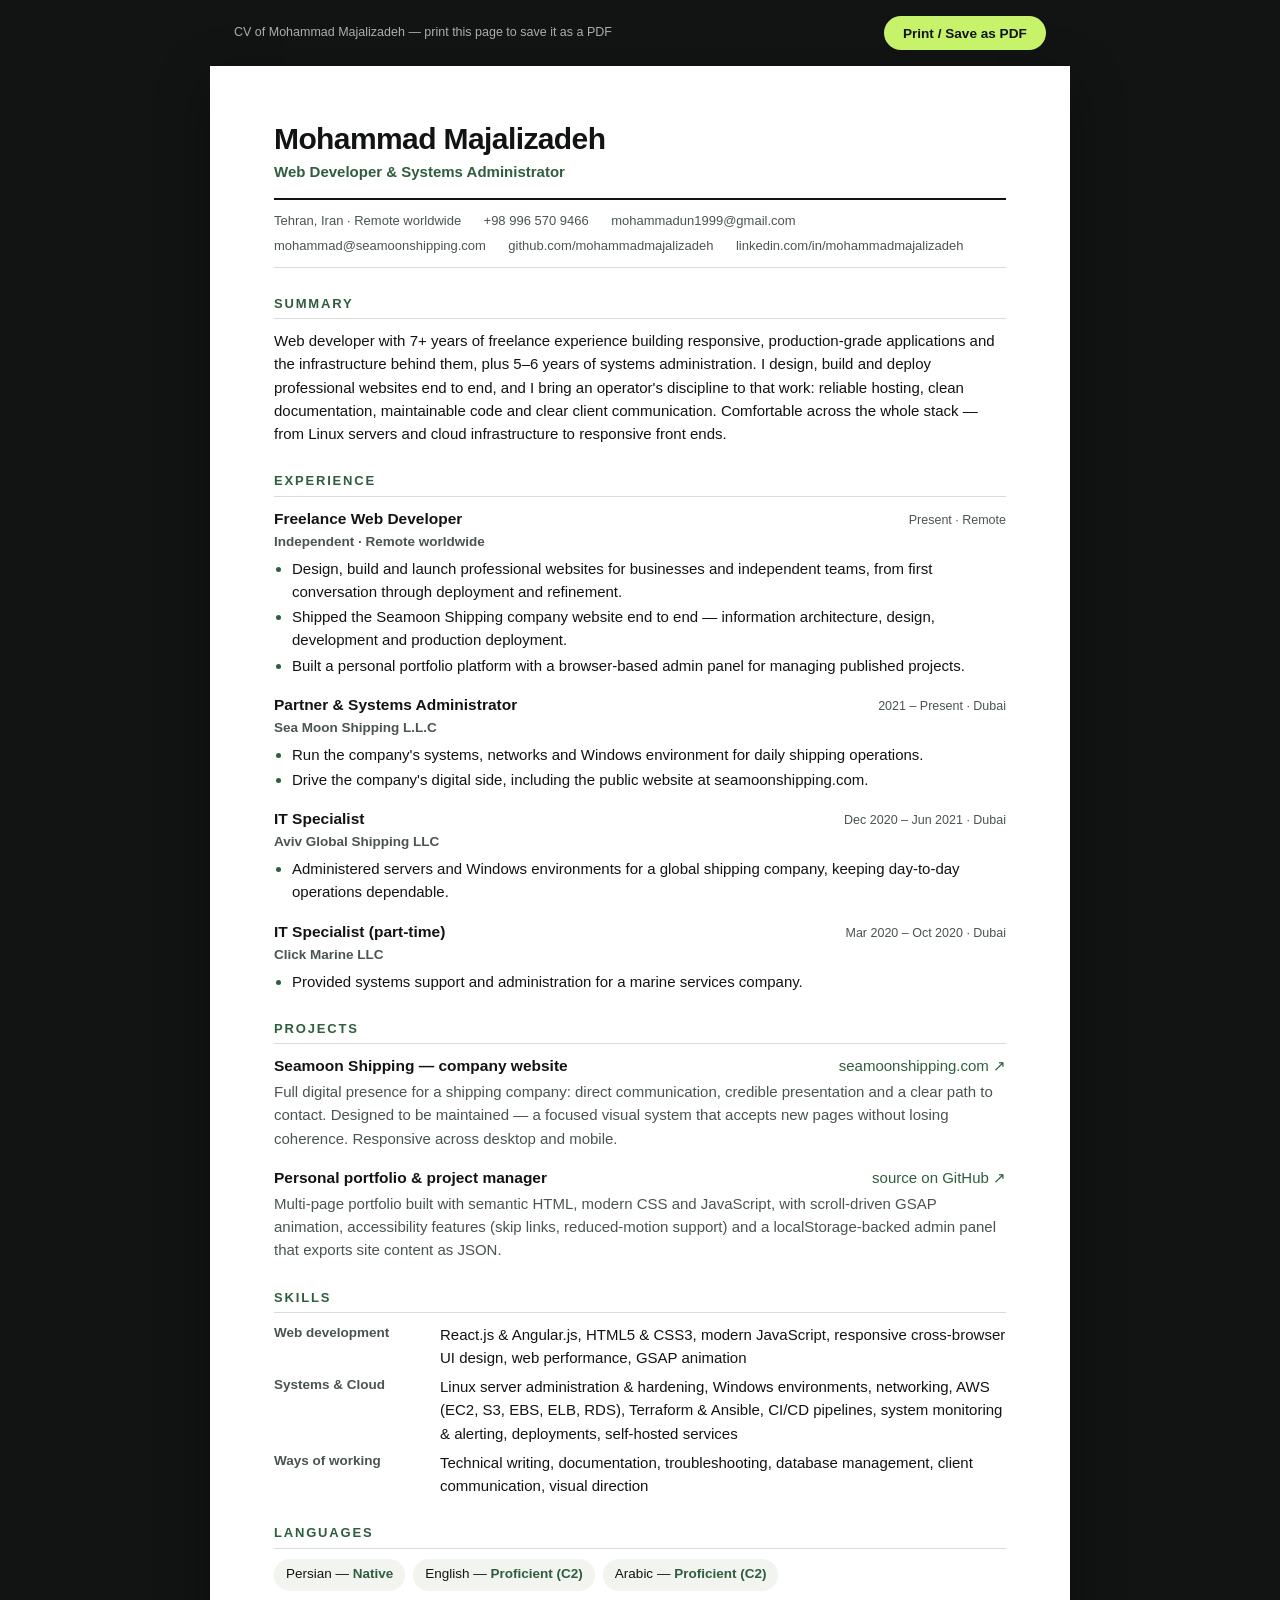
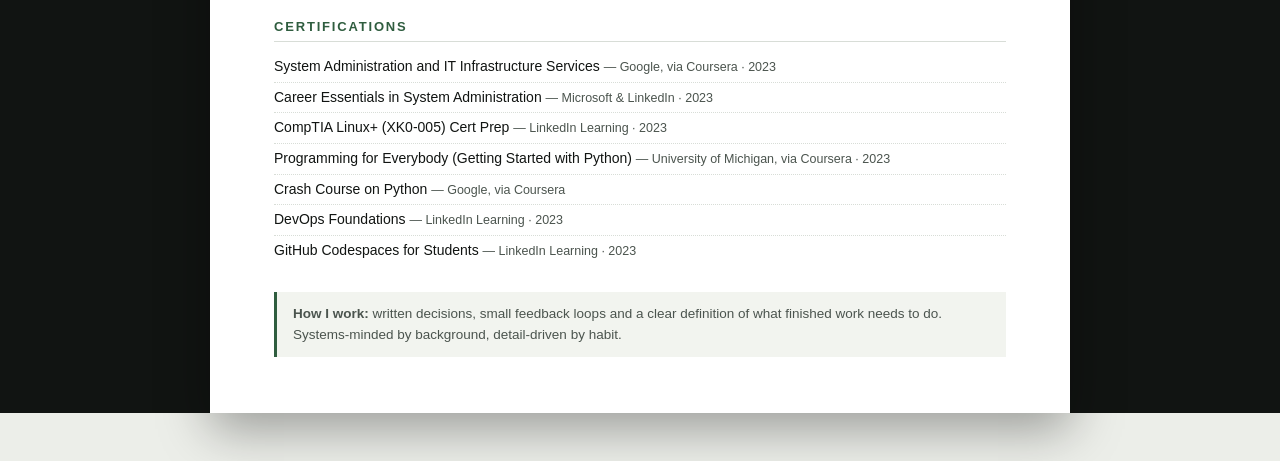
<file: cv.html>
<!doctype html>
<html lang="en">
<head>
<meta charset="utf-8">
<meta name="viewport" content="width=device-width, initial-scale=1">
<title>CV — Mohammad Majalizadeh | Web Developer &amp; Systems Administrator</title>
<meta name="description" content="Curriculum vitae of Mohammad Majalizadeh, freelance web developer and systems administrator.">
<meta name="robots" content="noindex">
<style>
  :root {
    --ink: #111412;
    --muted: #4b544e;
    --line: #d8ddd7;
    --accent: #2f5d3f;
    --chip: #f2f4ef;
  }
  * { box-sizing: border-box; }
  html { background: #eceee9; }
  body {
    margin: 0;
    color: var(--ink);
    background: var(--ink);
    font: 15px/1.55 "Segoe UI", Helvetica, Arial, sans-serif;
  }

  /* Screen chrome (hidden when printing) */
  .screen-bar {
    display: flex;
    justify-content: space-between;
    align-items: center;
    gap: 1rem;
    max-width: 860px;
    margin: 0 auto;
    padding: 1rem 1.5rem;
    color: #eef0e9;
  }
  .screen-bar small { opacity: .7; }
  .print-button {
    padding: .6rem 1.2rem;
    color: #111412;
    background: #c7f36b;
    border: 0;
    border-radius: 999px;
    font: 700 .85rem "Segoe UI", Helvetica, Arial, sans-serif;
    cursor: pointer;
  }
  .print-button:hover { background: #dcff91; }

  /* The document */
  .page {
    max-width: 860px;
    margin: 0 auto 3rem;
    padding: 56px 64px;
    background: #fff;
    box-shadow: 0 1rem 3rem rgba(0,0,0,.35);
  }

  header h1 {
    margin: 0;
    font-size: 30px;
    line-height: 1.1;
    letter-spacing: -.02em;
  }
  header .role {
    margin: .3rem 0 0;
    color: var(--accent);
    font-weight: 700;
    font-size: 15px;
  }
  header .contact {
    display: flex;
    flex-wrap: wrap;
    gap: .3rem 1.4rem;
    margin: .9rem 0 0;
    padding: .7rem 0;
    border-top: 2px solid var(--ink);
    border-bottom: 1px solid var(--line);
    color: var(--muted);
    font-size: 13px;
  }
  header .contact a { color: inherit; text-decoration: none; }

  h2 {
    margin: 26px 0 10px;
    padding-bottom: 4px;
    border-bottom: 1px solid var(--line);
    font-size: 13px;
    letter-spacing: .14em;
    text-transform: uppercase;
    color: var(--accent);
  }

  .summary { margin: 0; color: var(--ink); }

  .entry { margin: 0 0 16px; }
  .entry:last-child { margin-bottom: 0; }
  .entry-head {
    display: flex;
    justify-content: space-between;
    align-items: baseline;
    gap: 1rem;
  }
  .entry-head h3 { margin: 0; font-size: 15.5px; }
  .entry-head .date {
    flex-shrink: 0;
    color: var(--muted);
    font-size: 12.5px;
    font-variant-numeric: tabular-nums;
  }
  .entry .org {
    margin: 1px 0 4px;
    color: var(--muted);
    font-size: 13.5px;
    font-weight: 600;
  }
  .entry ul { margin: 0; padding-left: 18px; }
  .entry li { margin: 2px 0; color: var(--ink); }
  .entry li::marker { color: var(--accent); }

  .project-title { font-weight: 700; }
  .project-link { color: var(--accent); text-decoration: none; white-space: nowrap; }
  .project-desc { margin: 2px 0 4px; color: var(--muted); }

  .skill-groups { display: grid; gap: 6px; margin: 0; }
  .skill-groups div { display: grid; grid-template-columns: 150px 1fr; gap: 1rem; }
  .skill-groups dt { color: var(--muted); font-weight: 600; font-size: 13.5px; }
  .skill-groups dd { margin: 0; }

  .lang-list { display: flex; flex-wrap: wrap; gap: .5rem; margin: 0; padding: 0; list-style: none; }
  .lang-list li { padding: .35rem .75rem; background: var(--chip); border-radius: 999px; font-size: 13.5px; }
  .lang-list li b { color: var(--accent); }

  .cert-list { margin: 0; padding: 0; list-style: none; }
  .cert-list li {
    display: flex;
    justify-content: space-between;
    gap: 1rem;
    padding: 4px 0;
    border-bottom: 1px dotted var(--line);
    font-size: 14px;
  }
  .cert-list li:last-child { border-bottom: 0; }
  .cert-list .issuer { color: var(--muted); font-size: 12.5px; }
  .cert-list a { color: inherit; text-decoration: none; }

  .interlude {
    margin: 26px 0 0;
    padding: 12px 16px;
    background: var(--chip);
    border-left: 3px solid var(--accent);
    color: var(--muted);
    font-size: 13.5px;
  }

  /* Print */
  @page { size: A4; margin: 13mm 14mm; }
  @media print {
    html, body { background: #fff; }
    .screen-bar { display: none; }
    .page {
      max-width: none;
      margin: 0;
      padding: 0;
      box-shadow: none;
    }
    a { color: inherit; }
    .cert-list a { color: var(--accent); }
    h2 { break-after: avoid; }
    .entry, .cert-list li { break-inside: avoid; }
    body { -webkit-print-color-adjust: exact; print-color-adjust: exact; }
  }

  @media (max-width: 640px) {
    .page { padding: 28px 20px; }
    .entry-head { flex-direction: column; gap: 0; }
    .skill-groups div { grid-template-columns: 1fr; gap: 2px; }
  }
  /* Screenshot mode (?shot): hide screen chrome, crop to the document */
  html.shot, html.shot body { background: #fff; }
  html.shot .screen-bar { display: none; }
  html.shot .page { margin: 0; box-shadow: none; }

</style>
</head>
<body>
  <script>if (location.search.includes('shot')) document.documentElement.classList.add('shot');</script>
  <div class="screen-bar">
    <small>CV of Mohammad Majalizadeh — print this page to save it as a PDF</small>
    <button class="print-button" type="button" onclick="window.print()">Print / Save as PDF</button>
  </div>

  <article class="page">
    <header>
      <h1>Mohammad Majalizadeh</h1>
      <p class="role">Web Developer &amp; Systems Administrator</p>
      <p class="contact">
        <span>Tehran, Iran · Remote worldwide</span>
        <a href="tel:+989965709466">+98 996 570 9466</a>
        <a href="mailto:mohammadun1999@gmail.com">mohammadun1999@gmail.com</a>
        <a href="mailto:mohammad@seamoonshipping.com">mohammad@seamoonshipping.com</a>
        <a href="https://github.com/mohammadmajalizadeh">github.com/mohammadmajalizadeh</a>
        <a href="https://www.linkedin.com/in/mohammadmajalizadeh/">linkedin.com/in/mohammadmajalizadeh</a>
      </p>
    </header>

    <section>
      <h2>Summary</h2>
      <p class="summary">
        Web developer with 7+ years of freelance experience building responsive, production-grade
        applications and the infrastructure behind them, plus 5–6 years of systems administration.
        I design, build and deploy professional websites end to end, and I bring an operator's
        discipline to that work: reliable hosting, clean documentation, maintainable code and clear
        client communication. Comfortable across the whole stack — from Linux servers and cloud
        infrastructure to responsive front ends.
      </p>
    </section>

    <section>
      <h2>Experience</h2>

      <div class="entry">
        <div class="entry-head">
          <h3>Freelance Web Developer</h3>
          <span class="date">Present · Remote</span>
        </div>
        <p class="org">Independent · Remote worldwide</p>
        <ul>
          <li>Design, build and launch professional websites for businesses and independent teams, from first conversation through deployment and refinement.</li>
          <li>Shipped the Seamoon Shipping company website end to end — information architecture, design, development and production deployment.</li>
          <li>Built a personal portfolio platform with a browser-based admin panel for managing published projects.</li>
        </ul>
      </div>

      <div class="entry">
        <div class="entry-head">
          <h3>Partner &amp; Systems Administrator</h3>
          <span class="date">2021 – Present · Dubai</span>
        </div>
        <p class="org">Sea Moon Shipping L.L.C</p>
        <ul>
          <li>Run the company's systems, networks and Windows environment for daily shipping operations.</li>
          <li>Drive the company's digital side, including the public website at seamoonshipping.com.</li>
        </ul>
      </div>

      <div class="entry">
        <div class="entry-head">
          <h3>IT Specialist</h3>
          <span class="date">Dec 2020 – Jun 2021 · Dubai</span>
        </div>
        <p class="org">Aviv Global Shipping LLC</p>
        <ul>
          <li>Administered servers and Windows environments for a global shipping company, keeping day-to-day operations dependable.</li>
        </ul>
      </div>

      <div class="entry">
        <div class="entry-head">
          <h3>IT Specialist (part-time)</h3>
          <span class="date">Mar 2020 – Oct 2020 · Dubai</span>
        </div>
        <p class="org">Click Marine LLC</p>
        <ul>
          <li>Provided systems support and administration for a marine services company.</li>
        </ul>
      </div>
    </section>

    <section>
      <h2>Projects</h2>

      <div class="entry">
        <div class="entry-head">
          <h3 class="project-title">Seamoon Shipping — company website</h3>
          <a class="project-link" href="https://seamoonshipping.com">seamoonshipping.com ↗</a>
        </div>
        <p class="project-desc">
          Full digital presence for a shipping company: direct communication, credible presentation and a
          clear path to contact. Designed to be maintained — a focused visual system that accepts new pages
          without losing coherence. Responsive across desktop and mobile.
        </p>
      </div>

      <div class="entry">
        <div class="entry-head">
          <h3 class="project-title">Personal portfolio &amp; project manager</h3>
          <a class="project-link" href="https://github.com/mohammadmajalizadeh">source on GitHub ↗</a>
        </div>
        <p class="project-desc">
          Multi-page portfolio built with semantic HTML, modern CSS and JavaScript, with scroll-driven
          GSAP animation, accessibility features (skip links, reduced-motion support) and a localStorage-backed
          admin panel that exports site content as JSON.
        </p>
      </div>
    </section>

    <section>
      <h2>Skills</h2>
      <dl class="skill-groups">
        <div>
          <dt>Web development</dt>
          <dd>React.js &amp; Angular.js, HTML5 &amp; CSS3, modern JavaScript, responsive cross-browser UI design, web performance, GSAP animation</dd>
        </div>
        <div>
          <dt>Systems &amp; Cloud</dt>
          <dd>Linux server administration &amp; hardening, Windows environments, networking, AWS (EC2, S3, EBS, ELB, RDS), Terraform &amp; Ansible, CI/CD pipelines, system monitoring &amp; alerting, deployments, self-hosted services</dd>
        </div>
        <div>
          <dt>Ways of working</dt>
          <dd>Technical writing, documentation, troubleshooting, database management, client communication, visual direction</dd>
        </div>
      </dl>
    </section>

    <section>
      <h2>Languages</h2>
      <ul class="lang-list">
        <li>Persian — <b>Native</b></li>
        <li>English — <b>Proficient (C2)</b></li>
        <li>Arabic — <b>Proficient (C2)</b></li>
      </ul>
    </section>

    <section>
      <h2>Certifications</h2>
      <ul class="cert-list">
        <li>
          <a href="https://www.coursera.org/account/accomplishments/verify/RD8U9VTB9WEL">System Administration and IT Infrastructure Services <span class="issuer">— Google, via Coursera · 2023</span></a>
        </li>
        <li>
          <a href="https://www.linkedin.com/learning/certificates/45dda8a1ab809edfabe127e85f111e0bffeb213209b4cd0acb40d1b87f312e3e">Career Essentials in System Administration <span class="issuer">— Microsoft &amp; LinkedIn · 2023</span></a>
        </li>
        <li>
          <a href="https://www.linkedin.com/learning/certificates/a8e462535933a3ea1263c282fb0ad365225dce02a009d57eff36eb39071ae2cd">CompTIA Linux+ (XK0-005) Cert Prep <span class="issuer">— LinkedIn Learning · 2023</span></a>
        </li>
        <li>
          <a href="https://www.coursera.org/account/accomplishments/verify/HRMDLLXU2J4P">Programming for Everybody (Getting Started with Python) <span class="issuer">— University of Michigan, via Coursera · 2023</span></a>
        </li>
        <li>
          <a href="https://coursera.org/share/39e3b042b5f297231f07451fd8a8b440">Crash Course on Python <span class="issuer">— Google, via Coursera</span></a>
        </li>
        <li>
          <a href="https://www.linkedin.com/learning/certificates/3fff36a8b0c728e00747551e96f95880ae4d045e6b12f0b5985a24c94eaab164">DevOps Foundations <span class="issuer">— LinkedIn Learning · 2023</span></a>
        </li>
        <li>
          <a href="https://www.linkedin.com/learning/certificates/546c19f9dfe70c49df514896e23f42d38941581813721fb35fdb709994a29810">GitHub Codespaces for Students <span class="issuer">— LinkedIn Learning · 2023</span></a>
        </li>
      </ul>
    </section>

    <aside class="interlude">
      <strong>How I work:</strong> written decisions, small feedback loops and a clear definition of what
      finished work needs to do. Systems-minded by background, detail-driven by habit.
    </aside>
  </article>
</body>
</html>
</file>
